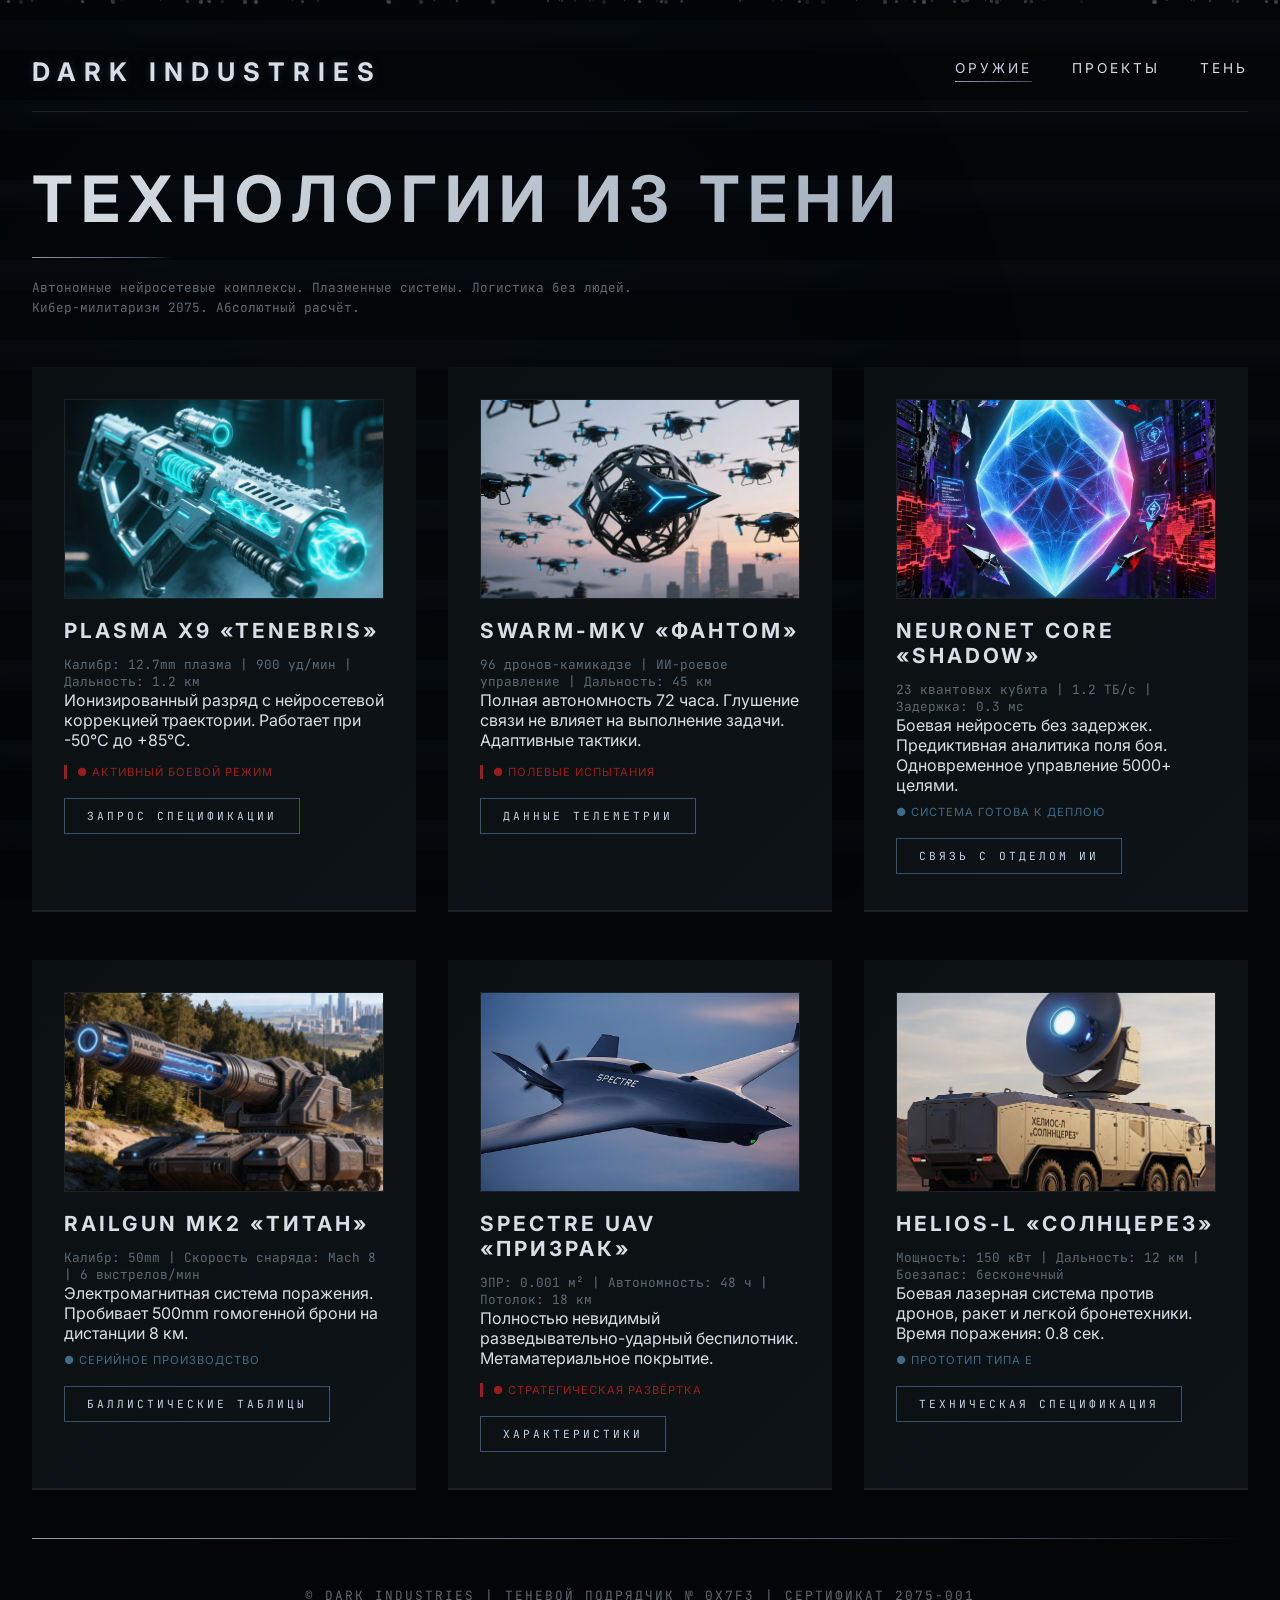
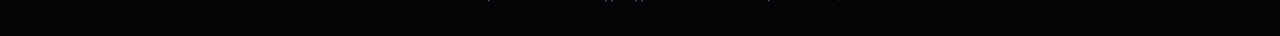
<file: index.html>
<!DOCTYPE html>
<html lang="ru">
<head>
    <meta charset="UTF-8">
    <meta name="viewport" content="width=device-width, initial-scale=1.0">
    <title>Dark Industries | Оружие 2075</title>
    <link rel="stylesheet" href="style.css">
</head>
<body>

<div class="grid-overlay"></div>

<div class="container">
    <nav class="nav-bar">
        <div class="logo">DARK INDUSTRIES</div>
        <div class="nav-links">
            <a href="index.html" class="active">ОРУЖИЕ</a>
            <a href="projects.html">ПРОЕКТЫ</a>
            <a href="contact.html">ТЕНЬ</a>
        </div>
    </nav>

    <div class="fade-up">
        <h1>ТЕХНОЛОГИИ ИЗ ТЕНИ</h1>
        <div class="edge-glow" style="width: 140px; margin: 20px 0;"></div>
        <p class="mono" style="max-width: 650px; line-height: 1.6;">Автономные нейросетевые комплексы. Плазменные системы. Логистика без людей. Кибер-милитаризм 2075. Абсолютный расчёт.</p>
    </div>

    <div class="products-grid">
        <!-- ИЗОБРАЖЕНИЕ: images/plasma_rifle.jpg (плазменная винтовка, холодный циан) -->
        <div class="product-card fade-up">
            <div class="image-placeholder">
                <img src="Плазменная винтовка.jpg" alt="Plasma Rifle X9" style="width: 100%; height: 100%; object-fit: cover;">
            </div>
            <h3>PLASMA X9 «TENEBRIS»</h3>
            <p class="mono">Калибр: 12.7mm плазма | 900 уд/мин | Дальность: 1.2 км</p>
            <p>Ионизированный разряд с нейросетевой коррекцией траектории. Работает при -50°C до +85°C.</p>
            <div class="status-battle">● АКТИВНЫЙ БОЕВОЙ РЕЖИМ</div>
            <a href="#" class="btn">ЗАПРОС СПЕЦИФИКАЦИИ</a>
        </div>

        <!-- ИЗОБРАЖЕНИЕ: images/drone_swarm.jpg (рой дронов над тёмным ангаром) -->
        <div class="product-card fade-up">
            <div class="image-placeholder">
                <img src="Рой дронов.jpg" alt="Drone Swarm MK-V" style="width: 100%; height: 100%; object-fit: cover;">
            </div>
            <h3>SWARM-MKV «ФАНТОМ»</h3>
            <p class="mono">96 дронов-камикадзе | ИИ-роевое управление | Дальность: 45 км</p>
            <p>Полная автономность 72 часа. Глушение связи не влияет на выполнение задачи. Адаптивные тактики.</p>
            <div class="status-battle">● ПОЛЕВЫЕ ИСПЫТАНИЯ</div>
            <a href="#" class="btn">ДАННЫЕ ТЕЛЕМЕТРИИ</a>
        </div>

        <!-- ИЗОБРАЖЕНИЕ: images/ai_core.jpg (нейросетевой кристалл) -->
        <div class="product-card fade-up">
            <div class="image-placeholder">
               <img src="Нейро.jpg" alt="Neuronet Core Shadow" style="width: 100%; height: 100%; object-fit: cover;">
            </div>
            <h3>NEURONET CORE «SHADOW»</h3>
            <p class="mono">23 квантовых кубита | 1.2 ТБ/с | Задержка: 0.3 мс</p>
            <p>Боевая нейросеть без задержек. Предиктивная аналитика поля боя. Одновременное управление 5000+ целями.</p>
            <div class="system-status">● СИСТЕМА ГОТОВА К ДЕПЛОЮ</div>
            <a href="#" class="btn">СВЯЗЬ С ОТДЕЛОМ ИИ</a>
        </div>
    </div>

    <div class="products-grid">
        <!-- ИЗОБРАЖЕНИЕ: images/railgun.jpg (электромагнитная рельсотронная установка) -->
        <div class="product-card fade-up">
            <div class="image-placeholder">
                <img src="Титан.jpg" alt="Railgun MK2 Titan" style="width: 100%; height: 100%; object-fit: cover;">
            </div>
            <h3>RAILGUN MK2 «ТИТАН»</h3>
            <p class="mono">Калибр: 50mm | Скорость снаряда: Mach 8 | 6 выстрелов/мин</p>
            <p>Электромагнитная система поражения. Пробивает 500mm гомогенной брони на дистанции 8 км.</p>
            <div class="system-status">● СЕРИЙНОЕ ПРОИЗВОДСТВО</div>
            <a href="#" class="btn">БАЛЛИСТИЧЕСКИЕ ТАБЛИЦЫ</a>
        </div>

        <!-- ИЗОБРАЖЕНИЕ: images/stealth_drone.jpg (стелс-дрон-невидимка) -->
        <div class="product-card fade-up">
            <div class="image-placeholder">
                <img src="Призрак.jpg" alt="Spectre UAV" style="width: 100%; height: 100%; object-fit: cover;">
            </div>
            <h3>SPECTRE UAV «ПРИЗРАК»</h3>
            <p class="mono">ЭПР: 0.001 м² | Автономность: 48 ч | Потолок: 18 км</p>
            <p>Полностью невидимый разведывательно-ударный беспилотник. Метаматериальное покрытие.</p>
            <div class="status-battle">● СТРАТЕГИЧЕСКАЯ РАЗВЁРТКА</div>
            <a href="#" class="btn">ХАРАКТЕРИСТИКИ</a>
        </div>

        <!-- ИЗОБРАЖЕНИЕ: images/laser_defense.jpg (лазерная система ПВО) -->
        <div class="product-card fade-up">
            <div class="image-placeholder">
                <img src="Солнцерез.jpg" alt="Helios Laser Defense" style="width: 100%; height: 100%; object-fit: cover;">
            </div>
            <h3>HELIOS-L «СОЛНЦЕРЕЗ»</h3>
            <p class="mono">Мощность: 150 кВт | Дальность: 12 км | Боезапас: бесконечный</p>
            <p>Боевая лазерная система против дронов, ракет и легкой бронетехники. Время поражения: 0.8 сек.</p>
            <div class="system-status">● ПРОТОТИП ТИПА E</div>
            <a href="#" class="btn">ТЕХНИЧЕСКАЯ СПЕЦИФИКАЦИЯ</a>
        </div>
    </div>

    <div class="edge-glow" style="margin: 3rem 0;"></div>
    <div class="mono" style="text-align: center; letter-spacing: 2px;">© DARK INDUSTRIES | ТЕНЕВОЙ ПОДРЯДЧИК № 0X7F3 | СЕРТИФИКАТ 2075-001</div>
</div>

<script src="script.js"></script>
</body>
</html>
</file>
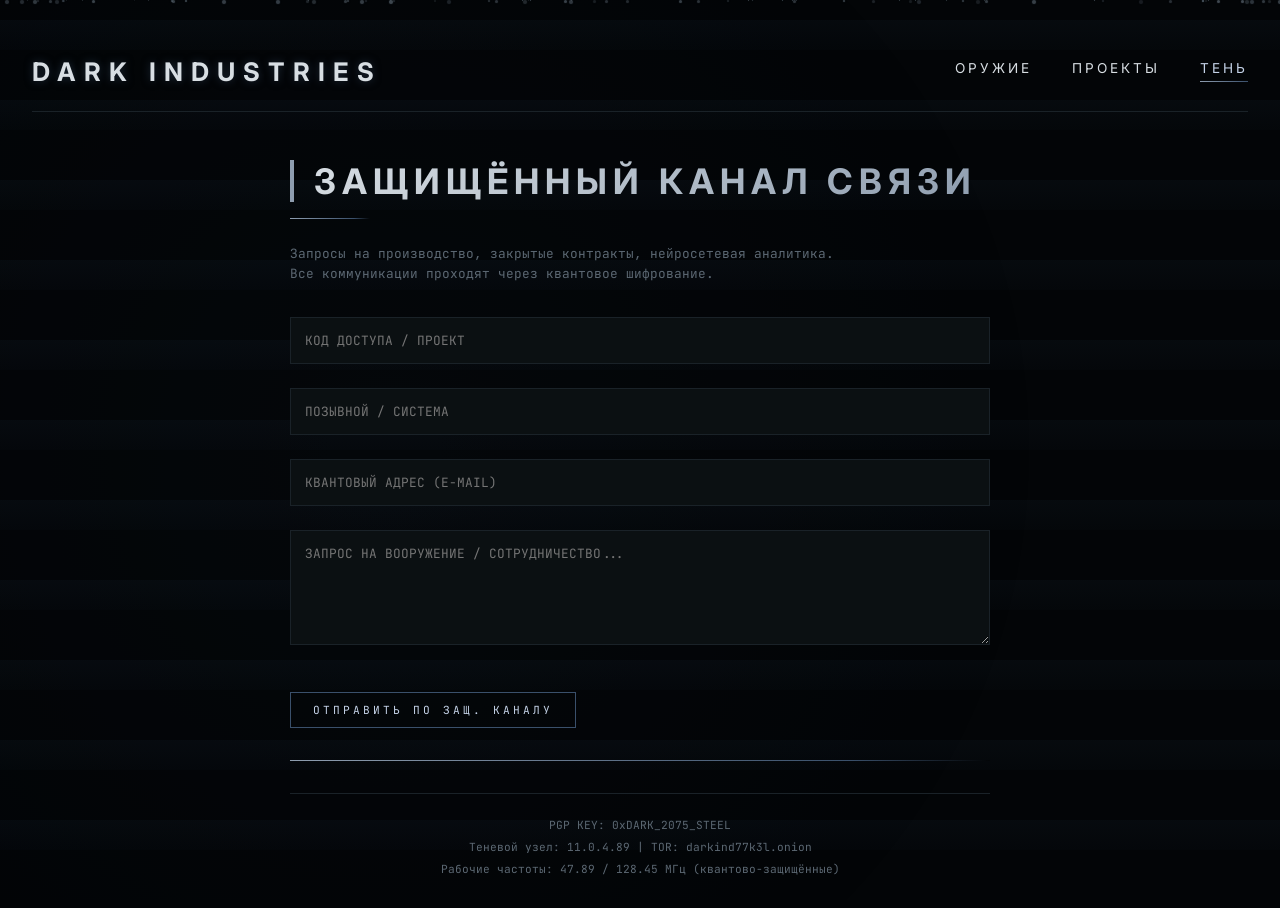
<file: contact.html>
<!DOCTYPE html>
<html lang="ru">
<head>
    <meta charset="UTF-8">
    <meta name="viewport" content="width=device-width, initial-scale=1.0">
    <title>Dark Industries | Теневая связь</title>
    <link rel="stylesheet" href="style.css">
</head>
<body>

<div class="grid-overlay"></div>

<div class="container">
    <nav class="nav-bar">
        <div class="logo">DARK INDUSTRIES</div>
        <div class="nav-links">
            <a href="index.html">ОРУЖИЕ</a>
            <a href="projects.html">ПРОЕКТЫ</a>
            <a href="contact.html" class="active">ТЕНЬ</a>
        </div>
    </nav>

    <div class="contact-container fade-up">
        <h2>ЗАЩИЩЁННЫЙ КАНАЛ СВЯЗИ</h2>
        <div class="edge-glow" style="width: 80px; margin: 15px 0 25px 0;"></div>
        <p class="mono" style="margin-bottom: 2rem; line-height: 1.6;">Запросы на производство, закрытые контракты, нейросетевая аналитика. <br>Все коммуникации проходят через квантовое шифрование.</p>

        <form id="shadowForm">
            <div class="input-group">
                <input type="text" placeholder="КОД ДОСТУПА / ПРОЕКТ" class="mono" id="accessCode">
            </div>
            <div class="input-group">
                <input type="text" placeholder="ПОЗЫВНОЙ / СИСТЕМА" class="mono" id="callsign">
            </div>
            <div class="input-group">
                <input type="email" placeholder="КВАНТОВЫЙ АДРЕС (E-MAIL)" class="mono" id="email">
            </div>
            <div class="input-group">
                <textarea rows="5" placeholder="ЗАПРОС НА ВООРУЖЕНИЕ / СОТРУДНИЧЕСТВО..." class="mono" id="message"></textarea>
            </div>
            <button type="button" class="btn" id="sendBtn">ОТПРАВИТЬ ПО ЗАЩ. КАНАЛУ</button>
        </form>

        <div class="edge-glow" style="margin: 2rem 0;"></div>
        
        <div class="pgp-info">
            <div class="mono" style="font-size: 0.7rem;">PGP KEY: 0xDARK_2075_STEEL</div>
            <div class="mono" style="margin-top: 8px; font-size: 0.7rem;">Теневой узел: 11.0.4.89 | TOR: darkind77k3l.onion</div>
            <div class="mono" style="margin-top: 8px; font-size: 0.7rem;">Рабочие частоты: 47.89 / 128.45 МГц (квантово-защищённые)</div>
        </div>
    </div>
</div>

<script src="script.js"></script>
<script>
    document.getElementById('sendBtn')?.addEventListener('click', () => {
        const code = document.getElementById('accessCode')?.value || '';
        const name = document.getElementById('callsign')?.value || '';
        
        if(code.trim() === '' || name.trim() === '') {
            alert('[Dark Industries] ВНИМАНИЕ: Код доступа и позывной обязательны для идентификации в теневой сети.');
        } else {
            alert('[Dark Industries] ✅ Зашифрованный запрос принят. Ожидайте ответ через теневой протокол в течение 24 часов.');
        }
    });
</script>
</body>
</html>
</file>
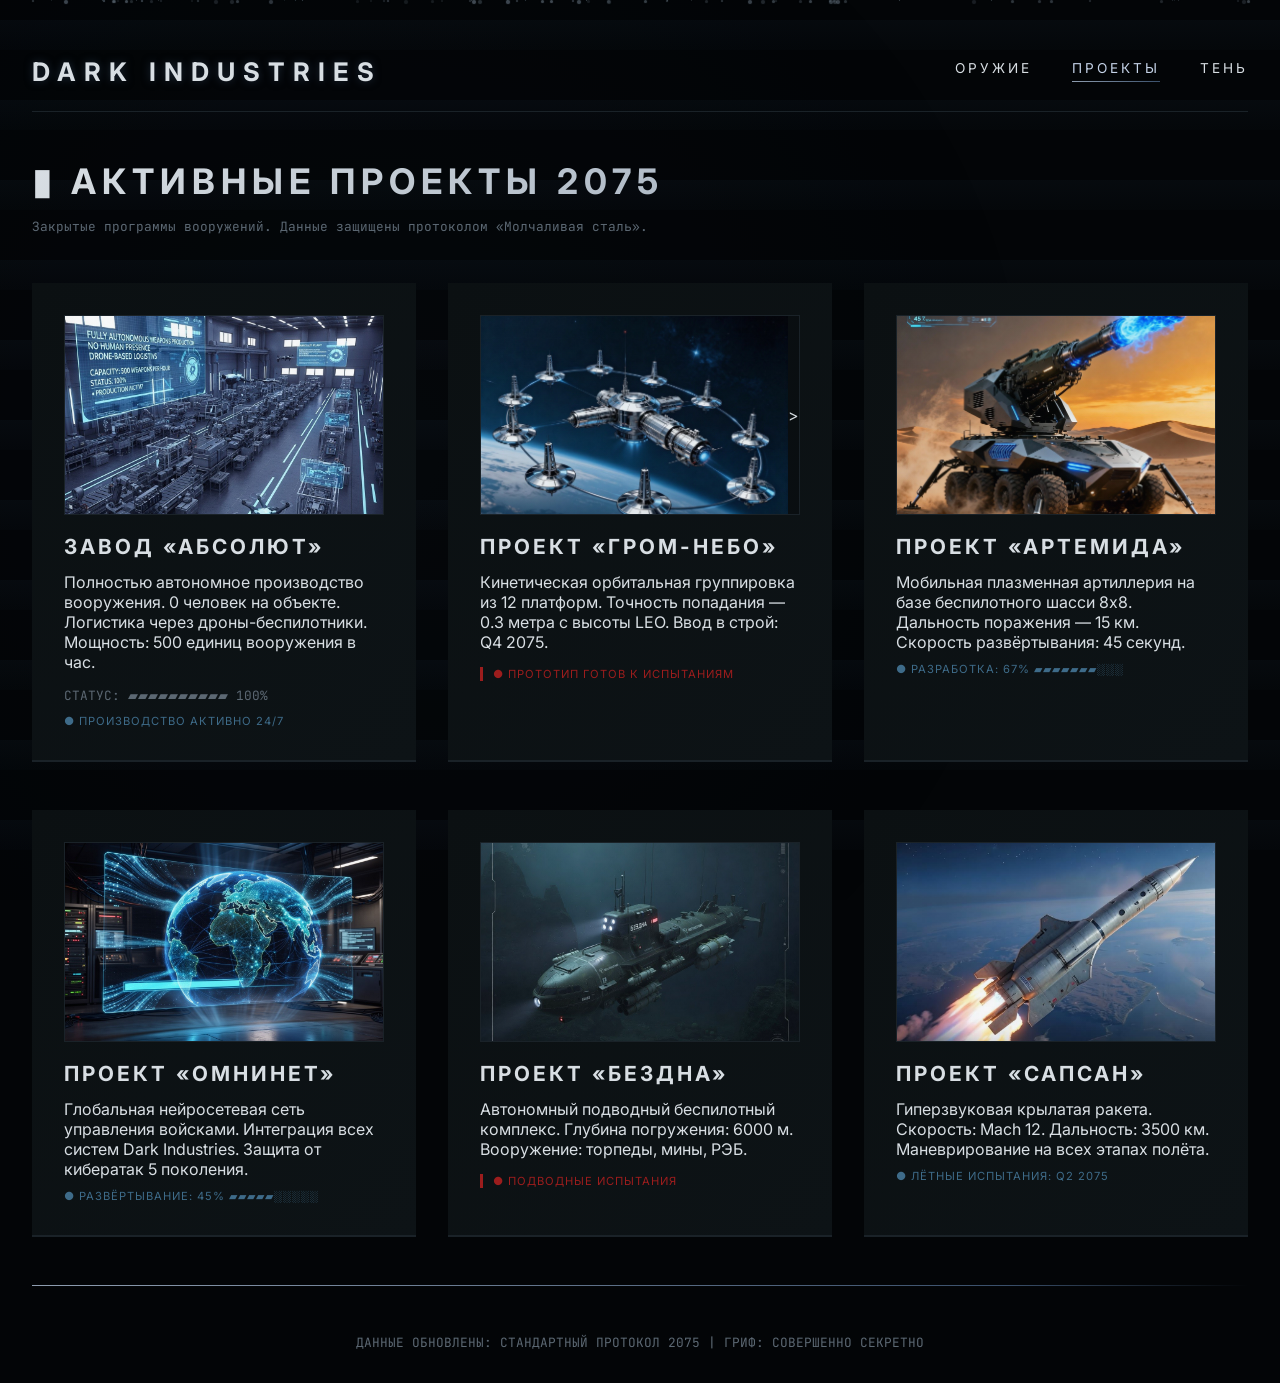
<file: projects.html>
<!DOCTYPE html>
<html lang="ru">
<head>
    <meta charset="UTF-8">
    <meta name="viewport" content="width=device-width, initial-scale=1.0">
    <title>Dark Industries | Проекты 2075</title>
    <link rel="stylesheet" href="style.css">
</head>
<body>

<div class="grid-overlay"></div>

<div class="container">
    <nav class="nav-bar">
        <div class="logo">DARK INDUSTRIES</div>
        <div class="nav-links">
            <a href="index.html">ОРУЖИЕ</a>
            <a href="projects.html" class="active">ПРОЕКТЫ</a>
            <a href="contact.html">ТЕНЬ</a>
        </div>
    </nav>

    <div class="fade-up">
        <h2>▮ АКТИВНЫЕ ПРОЕКТЫ 2075</h2>
        <p class="mono">Закрытые программы вооружений. Данные защищены протоколом «Молчаливая сталь».</p>
    </div>

    <div class="projects-grid">
        <!-- ИЗОБРАЖЕНИЕ: images/factory_absolute.jpg (полностью автоматизированный завод) -->
        <div class="project-card fade-up">
            <div class="image-placeholder">
                <img src="Абсолют.jpg" alt="Factory Absolute" style="width: 100%; height: 100%; object-fit: cover;">
            </div>
            <h3>ЗАВОД «АБСОЛЮТ»</h3>
            <p>Полностью автономное производство вооружения. 0 человек на объекте. Логистика через дроны-беспилотники. Мощность: 500 единиц вооружения в час.</p>
            <div class="mono" style="margin-top: 15px;">СТАТУС: ▰▰▰▰▰▰▰▰▰▰ 100%</div>
            <div class="system-status">● ПРОИЗВОДСТВО АКТИВНО 24/7</div>
        </div>

        <!-- ИЗОБРАЖЕНИЕ: images/orbital_weapon.jpg (орбитальная платформа) -->
        <div class="project-card fade-up">
            <div class="image-placeholder">
                <img src="Гром-Небо.jpg" alt="Orbital Weapon Thunder Sky" style="width: 100%; height: 100%; object-fit: cover;">>
            </div>
            <h3>ПРОЕКТ «ГРОМ-НЕБО»</h3>
            <p>Кинетическая орбитальная группировка из 12 платформ. Точность попадания — 0.3 метра с высоты LEO. Ввод в строй: Q4 2075.</p>
            <div class="status-battle">● ПРОТОТИП ГОТОВ К ИСПЫТАНИЯМ</div>
        </div>

        <!-- ИЗОБРАЖЕНИЕ: images/plasma_artillery.jpg (мобильная плазменная артиллерия) -->
        <div class="project-card fade-up">
            <div class="image-placeholder">
                <img src="Артемида.jpg" alt="Plasma Artillery Artemis" style="width: 100%; height: 100%; object-fit: cover;">
            </div>
            <h3>ПРОЕКТ «АРТЕМИДА»</h3>
            <p>Мобильная плазменная артиллерия на базе беспилотного шасси 8x8. Дальность поражения — 15 км. Скорость развёртывания: 45 секунд.</p>
            <div class="system-status">● РАЗРАБОТКА: 67% ▰▰▰▰▰▰▰░░░</div>
        </div>
    </div>

    <div class="projects-grid">
        <!-- ИЗОБРАЖЕНИЕ: images/neural_network.jpg (нейросетевой центр управления) -->
        <div class="project-card fade-up">
            <div class="image-placeholder">
                 <img src="Омнинет.jpg" alt="Neural Network Omninete" style="width: 100%; height: 100%; object-fit: cover;">
            </div>
            <h3>ПРОЕКТ «ОМНИНЕТ»</h3>
            <p>Глобальная нейросетевая сеть управления войсками. Интеграция всех систем Dark Industries. Защита от кибератак 5 поколения.</p>
            <div class="system-status">● РАЗВЁРТЫВАНИЕ: 45% ▰▰▰▰▰░░░░░</div>
        </div>

        <!-- ИЗОБРАЖЕНИЕ: images/underwater_drone.jpg (подводный дрон) -->
        <div class="project-card fade-up">
            <div class="image-placeholder">
                <img src="Бездна.jpg" alt="Underwater Drone Abyss" style="width: 100%; height: 100%; object-fit: cover;">
            </div>
            <h3>ПРОЕКТ «БЕЗДНА»</h3>
            <p>Автономный подводный беспилотный комплекс. Глубина погружения: 6000 м. Вооружение: торпеды, мины, РЭБ.</p>
            <div class="status-battle">● ПОДВОДНЫЕ ИСПЫТАНИЯ</div>
        </div>

        <!-- ИЗОБРАЖЕНИЕ: images/hypersonic.jpg (гиперзвуковая ракета) -->
        <div class="project-card fade-up">
            <div class="image-placeholder">
                <img src="Сапсан.jpg" alt="Hypersonic Missile Sapsan" style="width: 100%; height: 100%; object-fit: cover;">
            </div>
            <h3>ПРОЕКТ «САПСАН»</h3>
            <p>Гиперзвуковая крылатая ракета. Скорость: Mach 12. Дальность: 3500 км. Маневрирование на всех этапах полёта.</p>
            <div class="system-status">● ЛЁТНЫЕ ИСПЫТАНИЯ: Q2 2075</div>
        </div>
    </div>

    <div class="edge-glow" style="margin: 3rem 0;"></div>
    <div class="mono" style="text-align: center;">ДАННЫЕ ОБНОВЛЕНЫ: СТАНДАРТНЫЙ ПРОТОКОЛ 2075 | ГРИФ: СОВЕРШЕННО СЕКРЕТНО</div>
</div>

<script src="script.js"></script>
</body>
</html>
</file>
<file: style.css>
@import url('https://fonts.googleapis.com/css2?family=Inter:opsz,wght@14..32,300;14..32,500;14..32,700;14..32,900&family=JetBrains+Mono:wght@400;500;600&display=swap');

* {
    margin: 0;
    padding: 0;
    box-sizing: border-box;
}

body {
    background-color: #030507;
    color: #D8DEE3;
    font-family: 'Inter', sans-serif;
    overflow-x: hidden;
    cursor: auto;
}

/* ===== СКАНИРУЮЩИЙ ФОН ===== */
body::before {
    content: '';
    position: fixed;
    top: 0;
    left: 0;
    width: 100%;
    height: 100%;
    pointer-events: none;
    background: repeating-linear-gradient(0deg, transparent, transparent 50px, rgba(58,80,107,0.04) 50px, rgba(58,80,107,0.08) 80px);
    z-index: 2;
    animation: scan 20s linear infinite;
}

@keyframes scan {
    0% { background-position: 0 0; }
    100% { background-position: 0 100%; }
}

/* ===== СЕТКА С ПЕРСПЕКТИВОЙ ===== */
.grid-overlay {
    position: fixed;
    top: 0;
    left: 0;
    width: 100%;
    height: 100%;
    background-image: linear-gradient(#1A2228 0.5px, transparent 0.5px), linear-gradient(90deg, #1A2228 0.5px, transparent 0.5px);
    background-size: 45px 45px;
    pointer-events: none;
    z-index: 0;
    opacity: 0.35;
    transition: transform 0.1s ease-out;
}

.grid-overlay::after {
    content: '';
    position: absolute;
    width: 100%;
    height: 100%;
    background: radial-gradient(circle at 30% 50%, rgba(58,80,107,0.12) 0%, transparent 70%);
    pointer-events: none;
}

/* ===== КОНТЕЙНЕР ===== */
.container {
    max-width: 1400px;
    margin: 0 auto;
    padding: 2rem;
    position: relative;
    z-index: 10;
}

/* ===== НАВИГАЦИЯ ===== */
.nav-bar {
    display: flex;
    justify-content: space-between;
    align-items: center;
    padding: 1.5rem 0;
    border-bottom: 1px solid #1A2228;
    margin-bottom: 3rem;
    flex-wrap: wrap;
    gap: 1rem;
}

.logo {
    font-size: 1.6rem;
    font-weight: 700;
    letter-spacing: 8px;
    color: #D8DEE3;
    text-shadow: 0 0 8px rgba(58,80,107,0.5);
    transition: all 0.3s ease;
}

.logo:hover {
    letter-spacing: 10px;
    text-shadow: 0 0 15px rgba(58,80,107,0.8);
}

.nav-links {
    display: flex;
    gap: 2.5rem;
}

.nav-links a {
    color: #D8DEE3;
    text-decoration: none;
    font-size: 0.85rem;
    letter-spacing: 3px;
    transition: 0.3s;
    border-bottom: 1px solid transparent;
    padding-bottom: 6px;
    position: relative;
}

.nav-links a::before {
    content: '';
    position: absolute;
    bottom: 0;
    left: 0;
    width: 0;
    height: 1px;
    background: linear-gradient(90deg, #8E9DAF, #3A506B);
    transition: width 0.3s ease;
}

.nav-links a:hover::before,
.nav-links a.active::before {
    width: 100%;
}

.nav-links a:hover, .nav-links a.active {
    color: #C5D3E8;
}

/* ===== ЗАГОЛОВКИ ===== */
h1 {
    font-size: 4rem;
    letter-spacing: 8px;
    background: linear-gradient(135deg, #D8DEE3 0%, #8E9DAF 100%);
    -webkit-background-clip: text;
    background-clip: text;
    color: transparent;
    animation: titleGlow 3s ease-in-out infinite;
}

@keyframes titleGlow {
    0%, 100% { opacity: 1; }
    50% { opacity: 0.9; text-shadow: 0 0 20px rgba(58,80,107,0.3); }
}

h2 {
    font-size: 2.2rem;
    letter-spacing: 6px;
    margin-bottom: 1rem;
    background: linear-gradient(135deg, #D8DEE3 0%, #8E9DAF 100%);
    -webkit-background-clip: text;
    background-clip: text;
    color: transparent;
}

h3 {
    font-size: 1.3rem;
    letter-spacing: 3px;
    margin-bottom: 0.8rem;
    color: #D8DEE3;
}

.mono {
    font-family: 'JetBrains Mono', monospace;
    font-size: 0.8rem;
    color: #5C6873;
}

/* ===== СВЕТЯЩАЯСЯ ЛИНИЯ ===== */
.edge-glow {
    background: linear-gradient(90deg, #8E9DAF 0%, #3A506B 80%, #030507 100%);
    height: 1px;
    width: 100%;
    margin: 20px 0;
}

/* ===== КАРТОЧКИ ===== */
.products-grid, .projects-grid {
    display: grid;
    grid-template-columns: repeat(auto-fit, minmax(330px, 1fr));
    gap: 2rem;
    margin: 3rem 0;
}

.product-card, .project-card {
    background: linear-gradient(135deg, #0B1012 0%, #0D1316 100%);
    padding: 2rem;
    border-bottom: 2px solid #1A2228;
    transition: all 0.4s cubic-bezier(0.2, 0.9, 0.4, 1.1);
    position: relative;
    overflow: hidden;
}

.product-card:hover, .project-card:hover {
    transform: translateY(-8px);
    border-bottom-color: #3A506B;
    box-shadow: 0 25px 35px -20px rgba(0,0,0,0.8);
}

.product-card::before, .project-card::before {
    content: '';
    position: absolute;
    top: 0;
    left: -100%;
    width: 100%;
    height: 2px;
    background: linear-gradient(90deg, transparent, #8E9DAF, #3A506B);
    transition: left 0.6s ease;
}

.product-card:hover::before, .project-card:hover::before {
    left: 100%;
}

/* ===== ПЛЕЙСХОЛДЕРЫ ДЛЯ КАРТИНОК ===== */
.image-placeholder {
    height: 200px;
    background: #080C0E;
    border: 1px solid #1A2228;
    display: flex;
    align-items: center;
    justify-content: center;
    margin-bottom: 1.2rem;
    text-align: center;
    position: relative;
    overflow: hidden;
    transition: all 0.3s ease;
}

.image-placeholder:hover {
    border-color: #3A506B;
}

.image-placeholder::after {
    content: '';
    position: absolute;
    top: -50%;
    left: -50%;
    width: 200%;
    height: 200%;
    background: linear-gradient(45deg, transparent, rgba(58,80,107,0.05), transparent);
    transform: rotate(45deg);
    animation: shine 4s infinite;
}

@keyframes shine {
    0% { transform: translateX(-100%) rotate(45deg); }
    100% { transform: translateX(100%) rotate(45deg); }
}

.placeholder-text {
    font-family: 'JetBrains Mono', monospace;
    font-size: 0.7rem;
    color: #3A506B;
    letter-spacing: 1px;
    z-index: 2;
    background: rgba(8,12,14,0.8);
    padding: 8px;
}

/* ===== КНОПКИ ===== */
.btn {
    display: inline-block;
    background: transparent;
    border: 1px solid #3A506B;
    padding: 10px 22px;
    color: #C5D3E8;
    text-decoration: none;
    font-family: 'JetBrains Mono', monospace;
    font-size: 0.7rem;
    letter-spacing: 3px;
    transition: all 0.3s;
    margin-top: 1.2rem;
    cursor: pointer;
    position: relative;
    overflow: hidden;
}

.btn::before {
    content: '';
    position: absolute;
    top: 0;
    left: -100%;
    width: 100%;
    height: 100%;
    background: #3A506B;
    transition: left 0.3s ease;
    z-index: -1;
}

.btn:hover::before {
    left: 0;
}

.btn:hover {
    color: #030507;
    border-color: #8E9DAF;
    box-shadow: 0 0 12px rgba(58,80,107,0.5);
}

/* ===== СТАТУСЫ ===== */
.status-battle {
    color: #9C1D1D;
    border-left: 3px solid #9C1D1D;
    padding-left: 10px;
    font-size: 0.7rem;
    margin: 15px 0 0;
    letter-spacing: 1px;
    animation: pulse 2s infinite;
}

.system-status {
    color: #3E6B89;
    font-size: 0.7rem;
    margin-top: 10px;
    letter-spacing: 1px;
}

@keyframes pulse {
    0%, 100% { opacity: 1; }
    50% { opacity: 0.6; }
}

/* ===== ФОРМЫ ===== */
.input-group {
    margin-bottom: 1.5rem;
}

input, textarea {
    width: 100%;
    background: #0B1012;
    border: 1px solid #1A2228;
    padding: 14px;
    color: #D8DEE3;
    font-family: 'JetBrains Mono', monospace;
    transition: all 0.3s;
}

input:focus, textarea:focus {
    outline: none;
    border-color: #3A506B;
    box-shadow: 0 0 12px rgba(58,80,107,0.2);
    transform: scale(1.01);
}

.contact-container {
    max-width: 700px;
    margin: 0 auto;
}

.contact-container h2 {
    border-left: 4px solid #8E9DAF;
    padding-left: 20px;
}

.pgp-info {
    text-align: center;
    margin-top: 2rem;
    padding-top: 1.5rem;
    border-top: 1px solid #1A2228;
}

/* ===== АНИМАЦИЯ ПОЯВЛЕНИЯ ===== */
.fade-up {
    opacity: 0;
    transform: translateY(50px);
    transition: all 0.8s cubic-bezier(0.2, 0.9, 0.4, 1.1);
}

.fade-up.appear {
    opacity: 1;
    transform: translateY(0);
}

/* ===== АДАПТИВ ===== */
@media (max-width: 768px) {
    .container { padding: 1rem; }
    .nav-bar { flex-direction: column; text-align: center; }
    .nav-links { gap: 1.5rem; }
    h1 { font-size: 2rem; letter-spacing: 4px; }
    h2 { font-size: 1.4rem; letter-spacing: 3px; }
    .products-grid, .projects-grid { grid-template-columns: 1fr; }
}

@media (max-width: 480px) {
    .nav-links { flex-wrap: wrap; justify-content: center; gap: 1rem; }
    .logo { font-size: 1.2rem; letter-spacing: 4px; }
}

/* ===== ПЕПЕЛ / ЧАСТИЦЫ - ФИНАЛЬНАЯ ВЕРСИЯ ===== */
.particles-container {
    position: fixed;
    top: 0;
    left: 0;
    width: 100%;
    height: 100%;
    pointer-events: none;
    z-index: 9999;
    overflow: hidden;
    isolation: isolate;
}

.ash-particle {
    position: absolute;
    background: #5C6873;
    border-radius: 50%;
    pointer-events: none;
    box-shadow: 0 0 2px rgba(88,104,115,0.5);
}

@keyframes floatUp {
    0% {
        transform: translateY(100vh) translateX(0) rotate(0deg);
        opacity: 0;
    }
    20% {
        opacity: 0.7;
    }
    80% {
        opacity: 0.5;
    }
    100% {
        transform: translateY(-20vh) translateX(var(--drift, 20px)) rotate(360deg);
        opacity: 0;
    }
}
</file>
